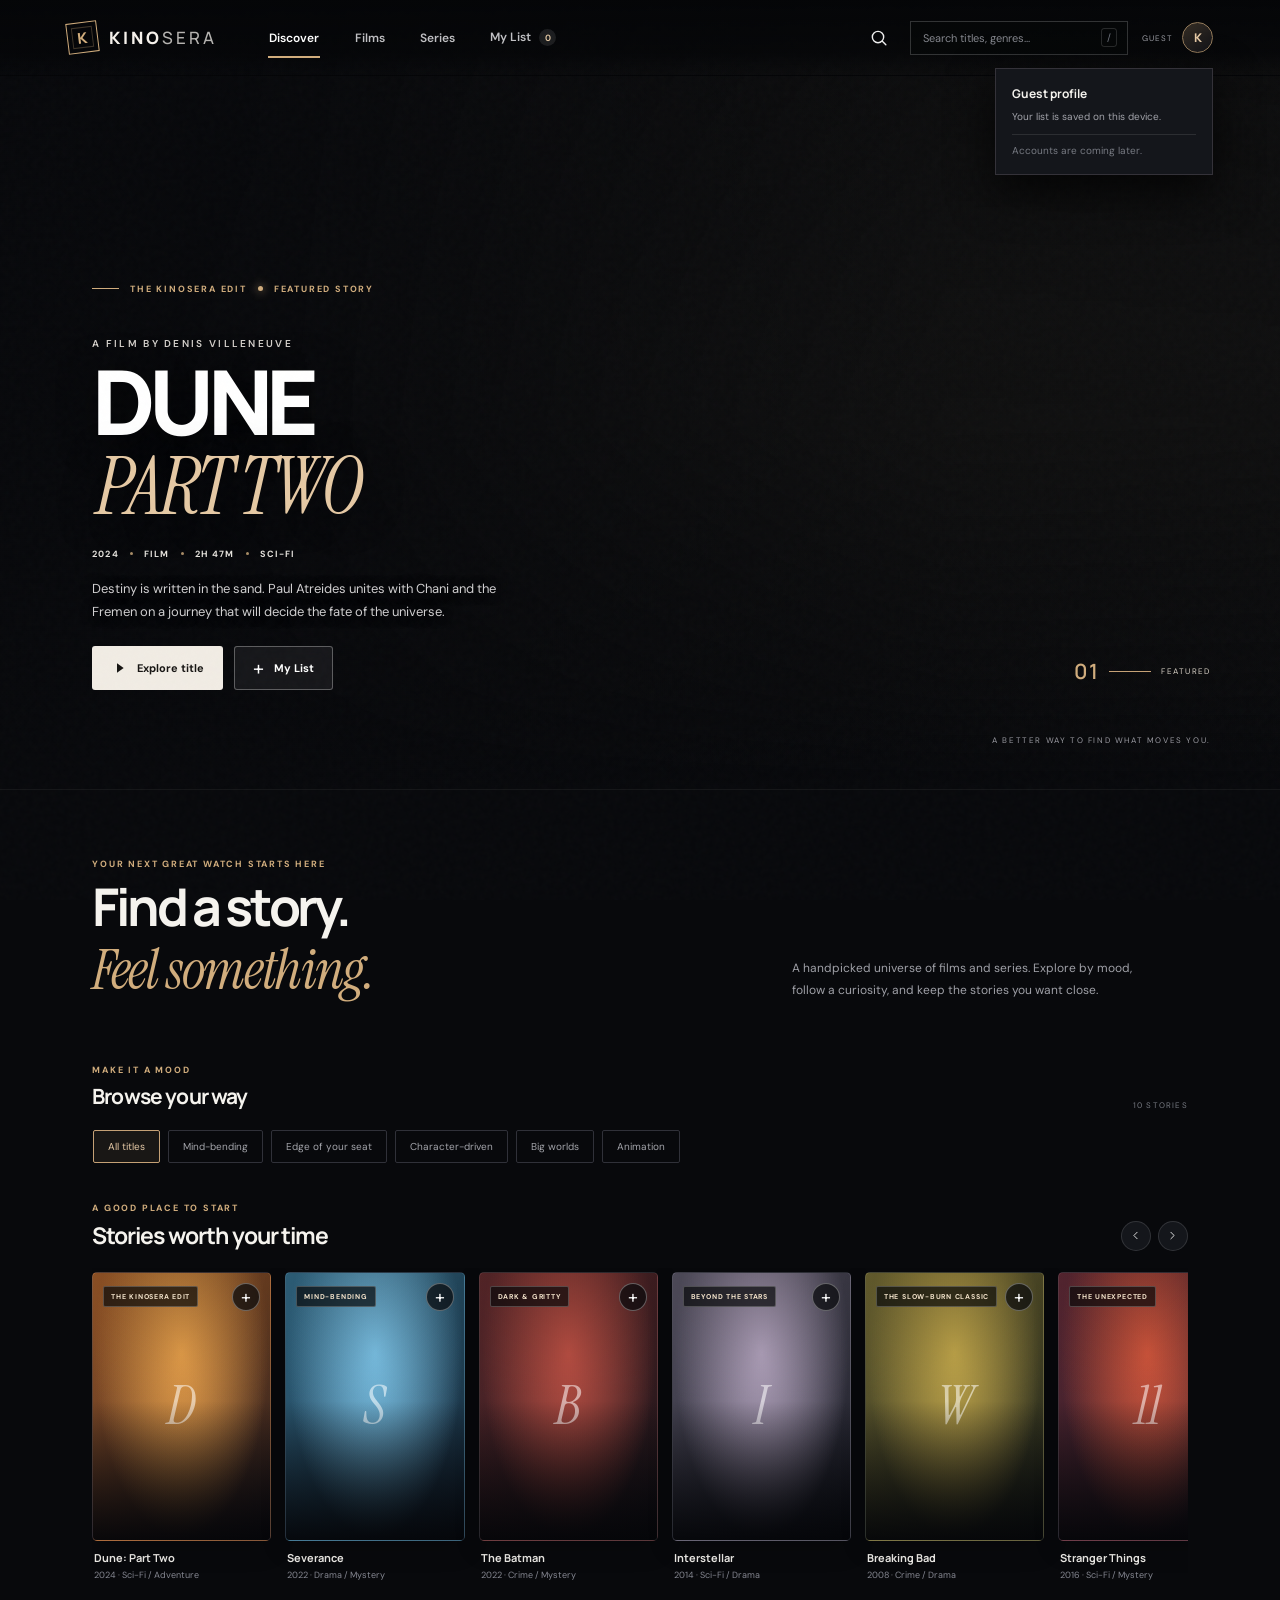
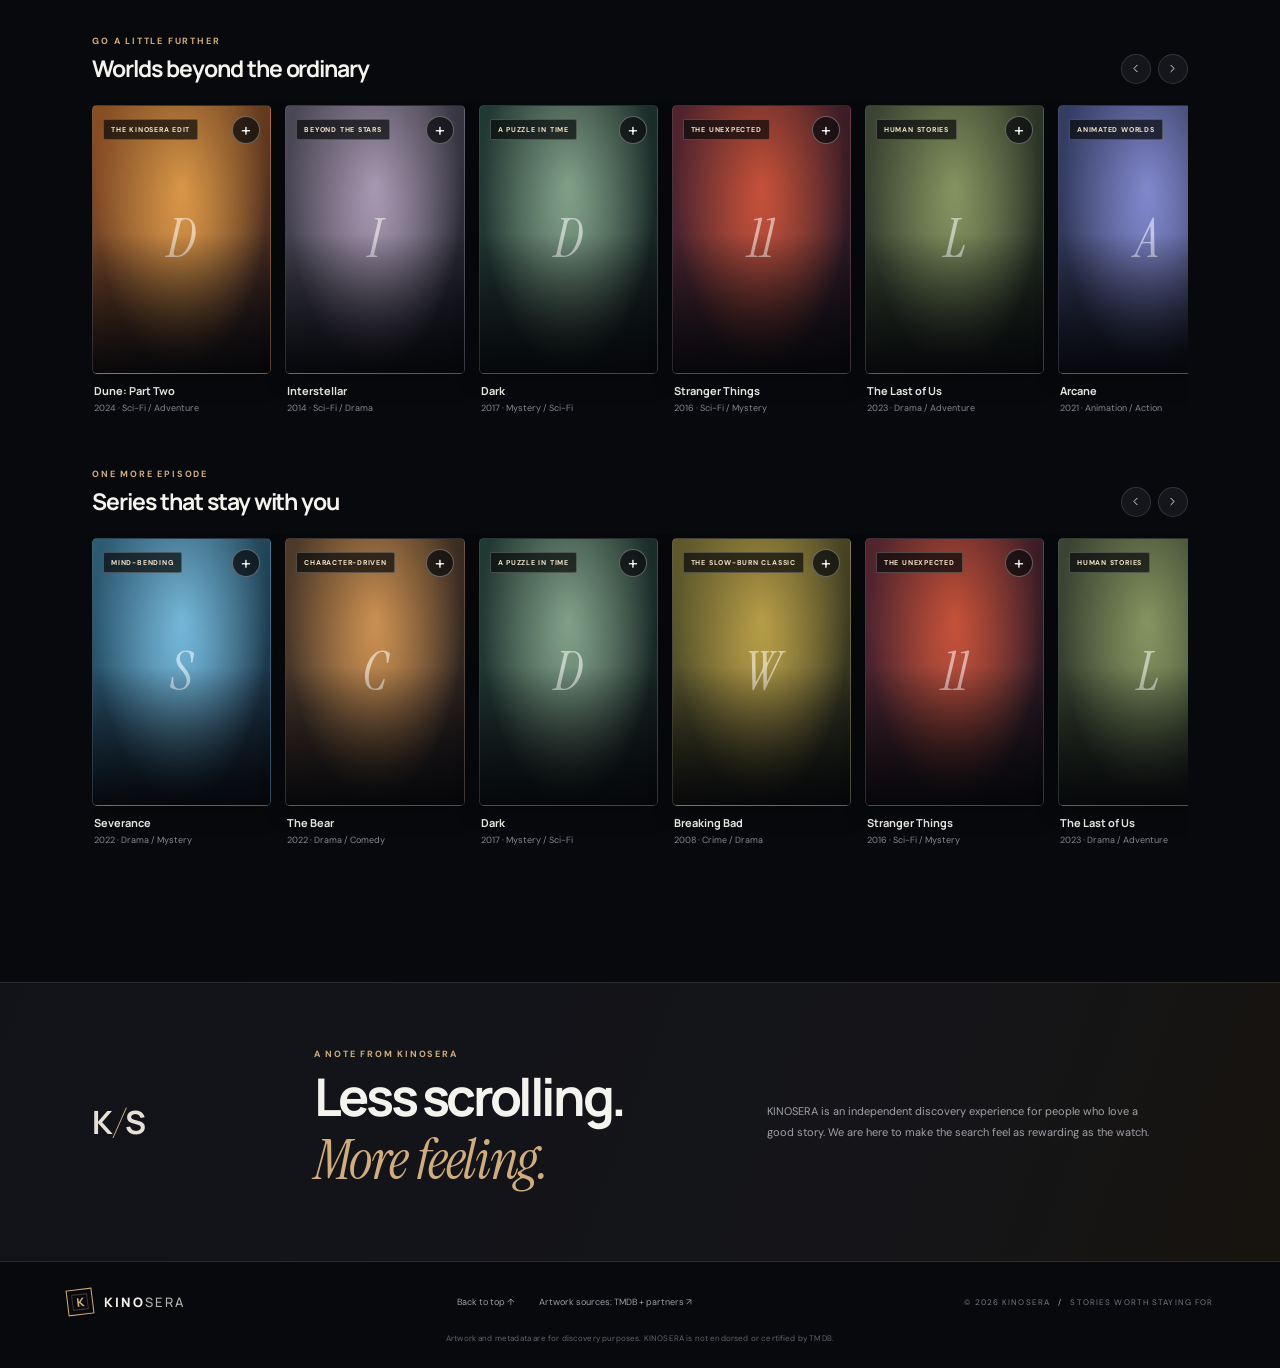
<file: index.html>
<!doctype html>
<html lang="en">
<head>
  <meta charset="UTF-8">
  <meta name="viewport" content="width=device-width, initial-scale=1">
  <meta name="theme-color" content="#08090c">
  <meta name="description" content="KINOSERA — a considered universe of films and series. Find the story you have been looking for.">
  <title>KINOSERA — Stories worth staying for</title>
  <link rel="preconnect" href="https://fonts.googleapis.com">
  <link rel="preconnect" href="https://fonts.gstatic.com" crossorigin>
  <link rel="preconnect" href="https://image.tmdb.org">
  <link href="https://fonts.googleapis.com/css2?family=DM+Sans:wght@400;500;600;700&family=Instrument+Serif:ital@0;1&family=Manrope:wght@400;500;600;700;800&display=swap" rel="stylesheet">
  <link rel="stylesheet" href="styles.css">
</head>
<body>
  <div class="site-noise" aria-hidden="true"></div>
  <header class="topbar" id="topbar">
    <a class="brand" href="#top" aria-label="KINOSERA home">
      <span class="brand-mark">K</span>
      <span class="brand-name">KINO<span>SERA</span></span>
    </a>

    <nav class="main-nav" aria-label="Main navigation">
      <button class="nav-link is-active" data-view="all">Discover</button>
      <button class="nav-link" data-view="film">Films</button>
      <button class="nav-link" data-view="series">Series</button>
      <button class="nav-link" data-view="list">My List <span class="list-count" id="listCount">0</span></button>
    </nav>

    <div class="top-actions">
      <button class="icon-button search-toggle" id="searchToggle" aria-label="Open search" aria-expanded="false">
        <svg viewBox="0 0 24 24" aria-hidden="true"><circle cx="10.8" cy="10.8" r="6.8"></circle><path d="m16 16 4.2 4.2"></path></svg>
      </button>
      <label class="search-field" id="searchField">
        <span class="sr-only">Search films and series</span>
        <input id="searchInput" type="search" placeholder="Search titles, genres..." autocomplete="off">
        <kbd>/</kbd>
      </label>
      <button class="profile-button" id="profileToggle" aria-expanded="false" aria-label="Guest profile">
        <span class="profile-label">GUEST</span><span class="profile-avatar">K</span>
      </button>
      <div class="profile-menu" id="profileMenu" hidden>
        <strong>Guest profile</strong>
        <span>Your list is saved on this device.</span>
        <span class="profile-menu-note">Accounts are coming later.</span>
      </div>
    </div>
  </header>

  <main id="top">
    <section class="hero" aria-labelledby="heroTitle">
      <div class="hero-backdrop" role="img" aria-label="Dune: Part Two cinematic desert backdrop"></div>
      <div class="hero-vignette"></div>
      <div class="hero-content">
        <div class="hero-overline"><span class="overline-rule"></span> THE KINOSERA EDIT <span class="overline-dot"></span> FEATURED STORY</div>
        <p class="hero-kicker">A FILM BY DENIS VILLENEUVE</p>
        <h1 id="heroTitle">DUNE <span>PART TWO</span></h1>
        <div class="hero-meta">
          <span>2024</span><i></i><span>FILM</span><i></i><span>2H 47M</span><i></i><span>SCI-FI</span>
        </div>
        <p class="hero-description">Destiny is written in the sand. Paul Atreides unites with Chani and the Fremen on a journey that will decide the fate of the universe.</p>
        <div class="hero-actions">
          <button class="button button-primary" id="heroDetails"><svg viewBox="0 0 24 24" aria-hidden="true"><path d="m9 5 10 7-10 7z"></path></svg> Explore title</button>
          <button class="button button-secondary" id="heroSave"><span class="button-plus">+</span><span id="heroSaveText">My List</span></button>
        </div>
      </div>
      <div class="hero-index"><span>01</span><span class="hero-index-line"></span><span>FEATURED</span></div>
      <div class="hero-bottom-note">A BETTER WAY TO FIND WHAT MOVES YOU.</div>
    </section>

    <div class="page-content">
      <section class="welcome-strip">
        <div>
          <p class="eyebrow">YOUR NEXT GREAT WATCH STARTS HERE</p>
          <h2>Find a story.<br><em>Feel something.</em></h2>
        </div>
        <p class="welcome-copy">A handpicked universe of films and series. Explore by mood, follow a curiosity, and keep the stories you want close.</p>
      </section>

      <section class="discovery-tools" aria-label="Browse catalogue">
        <div class="browse-heading">
          <div><p class="eyebrow">MAKE IT A MOOD</p><h2>Browse your way</h2></div>
          <span id="catalogueCount">10 STORIES</span>
        </div>
        <div class="genre-chips" id="genreChips">
          <button class="genre-chip is-active" data-genre="All">All titles</button>
          <button class="genre-chip" data-genre="Sci-Fi">Mind-bending</button>
          <button class="genre-chip" data-genre="Thriller">Edge of your seat</button>
          <button class="genre-chip" data-genre="Drama">Character-driven</button>
          <button class="genre-chip" data-genre="Adventure">Big worlds</button>
          <button class="genre-chip" data-genre="Animation">Animation</button>
        </div>
      </section>

      <section class="search-view" id="searchView" hidden>
        <div class="section-heading"><div><p class="eyebrow">THE KINOSERA INDEX</p><h2 id="searchHeading">Search results</h2></div><span id="searchCount"></span></div>
        <div class="poster-grid" id="searchGrid"></div>
        <div class="empty-state" id="searchEmpty" hidden><span class="empty-mark">K</span><h3>No stories found.</h3><p>Try another title, genre, or a shorter search.</p></div>
      </section>

      <section class="catalogue" id="catalogue">
        <div id="railsRoot"></div>
        <div class="empty-state list-empty" id="listEmpty" hidden>
          <span class="empty-mark">K</span><h3>Your list is still a blank page.</h3>
          <p>Save the films and series you want to come back to. They will be waiting here.</p>
          <button class="button button-primary" id="backToDiscover">Explore the catalogue</button>
        </div>
      </section>

      <section class="about-band">
        <div class="about-monogram">K<span>/</span>S</div>
        <div><p class="eyebrow">A NOTE FROM KINOSERA</p><h2>Less scrolling.<br><em>More feeling.</em></h2></div>
        <p>KINOSERA is an independent discovery experience for people who love a good story. We are here to make the search feel as rewarding as the watch.</p>
      </section>
    </div>
  </main>

  <footer class="footer">
    <a class="brand footer-brand" href="#top"><span class="brand-mark">K</span><span class="brand-name">KINO<span>SERA</span></span></a>
    <div class="footer-links"><a href="#top">Back to top ↑</a><a href="https://www.themoviedb.org/" target="_blank" rel="noopener noreferrer">Artwork sources: TMDB + partners ↗</a></div>
    <p>© <span id="year"></span> KINOSERA <span class="footer-divider">/</span> STORIES WORTH STAYING FOR</p>
    <small>Artwork and metadata are for discovery purposes. KINOSERA is not endorsed or certified by TMDB.</small>
  </footer>

  <dialog class="detail-dialog" id="detailDialog" aria-labelledby="detailTitle">
    <button class="dialog-close" id="dialogClose" aria-label="Close details">×</button>
    <div id="dialogContent"></div>
  </dialog>
  <div class="toast" id="toast" role="status" aria-live="polite"></div>
  <script src="app.js"></script>
</body>
</html>
</file>
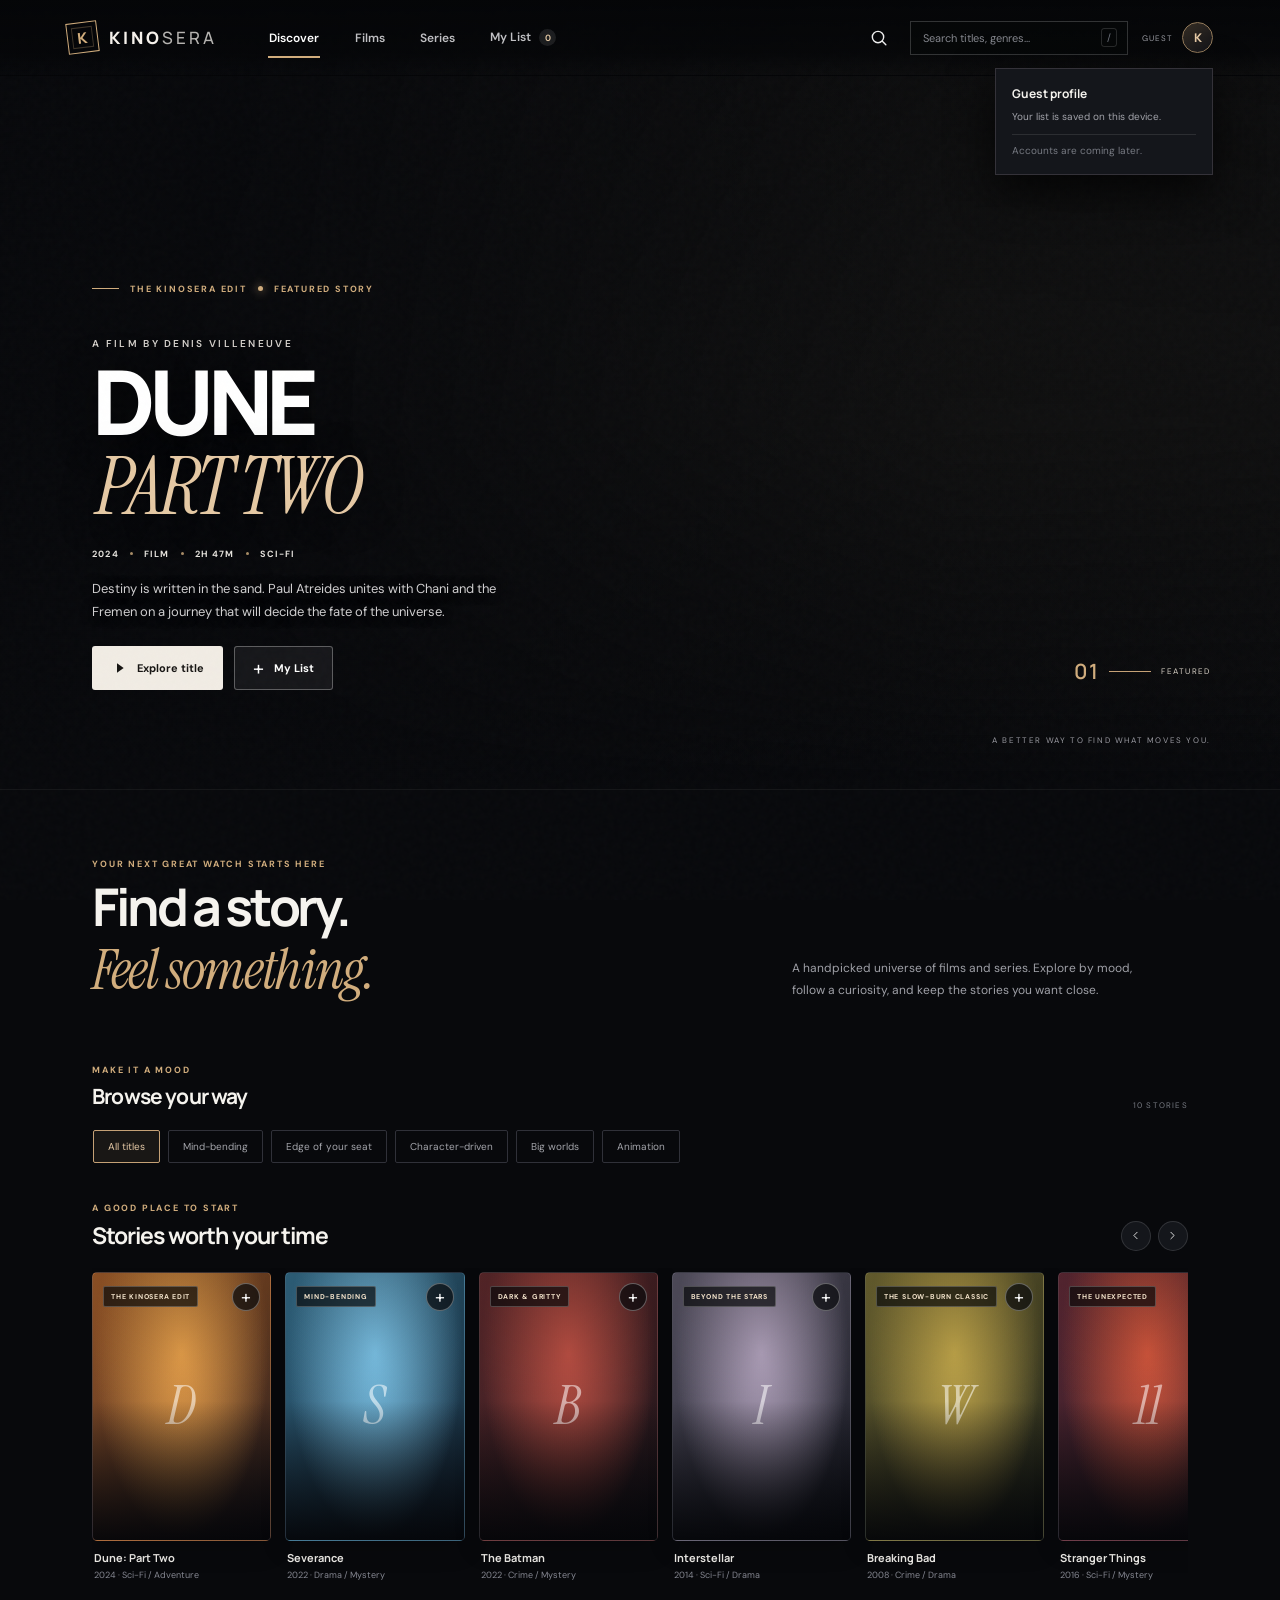
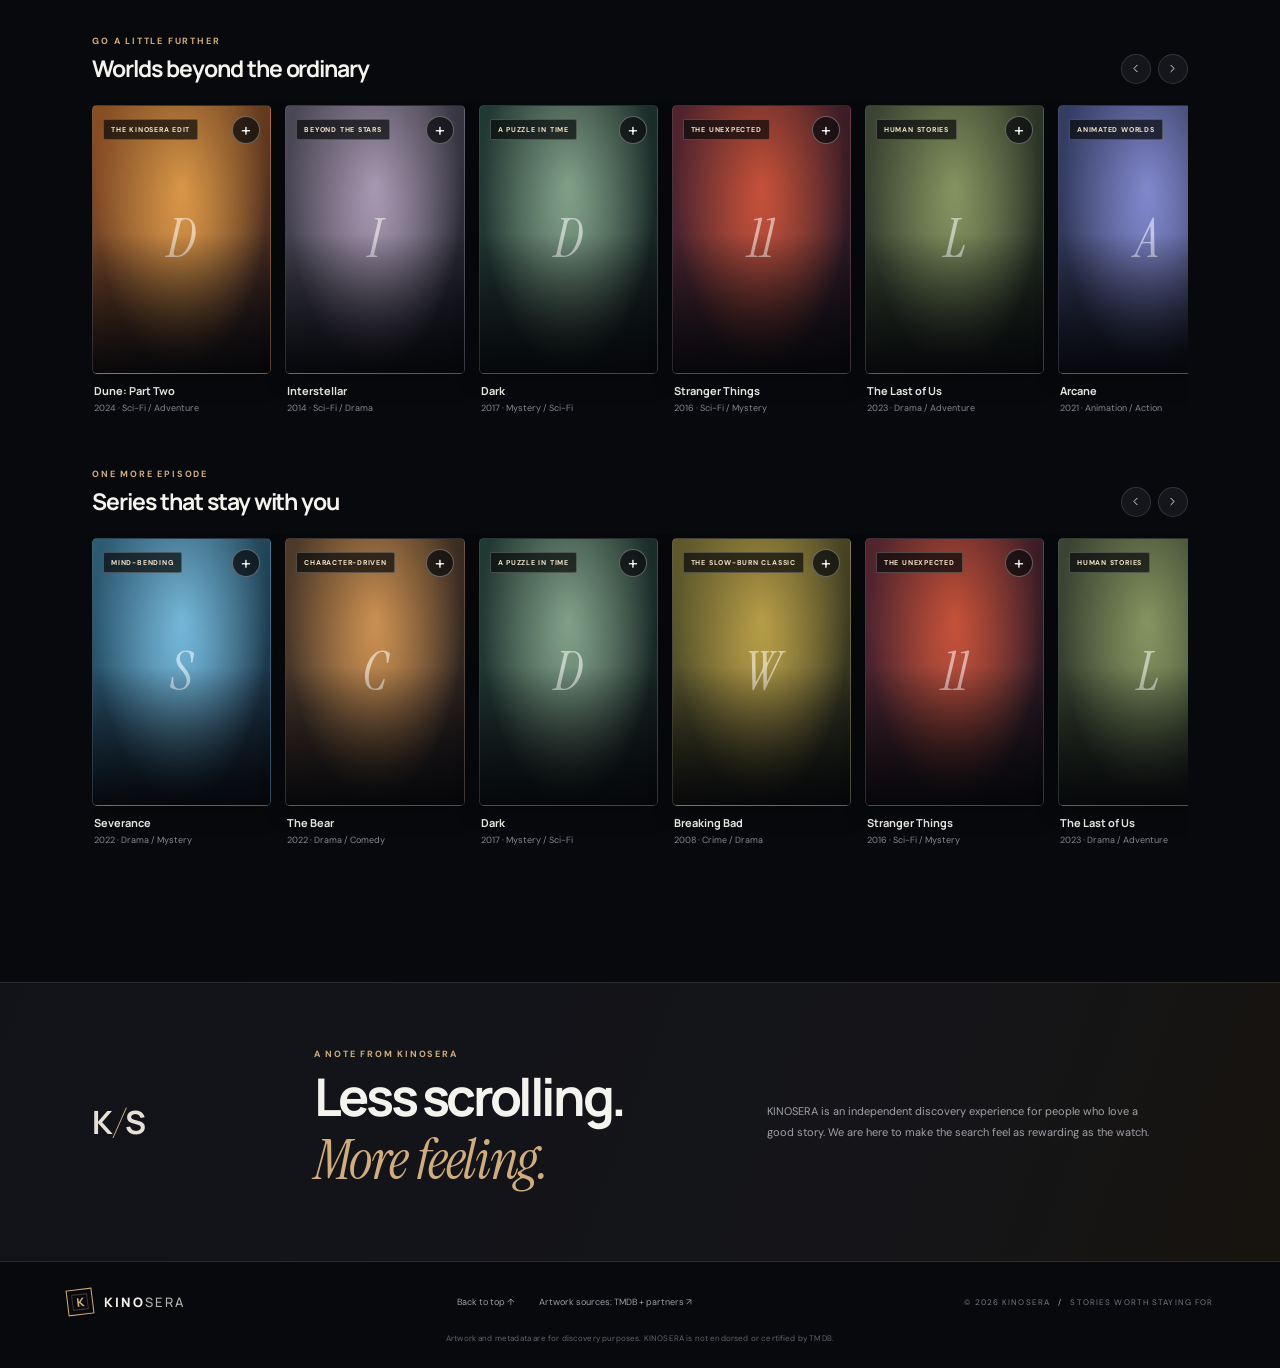
<file: public/index.html>
<!doctype html>
<html lang="en">
<head>
  <meta charset="UTF-8">
  <meta name="viewport" content="width=device-width, initial-scale=1">
  <meta name="theme-color" content="#08090c">
  <meta name="application-name" content="KINOSERA">
  <meta name="description" content="KINOSERA — a considered universe of films and series. Find the story you have been looking for.">
  <title>KINOSERA — Stories worth staying for</title>
  <link rel="preconnect" href="https://fonts.googleapis.com">
  <link rel="preconnect" href="https://fonts.gstatic.com" crossorigin>
  <link rel="preconnect" href="https://image.tmdb.org">
  <link href="https://fonts.googleapis.com/css2?family=DM+Sans:wght@400;500;600;700&family=Instrument+Serif:ital@0;1&family=Manrope:wght@400;500;600;700;800&display=swap" rel="stylesheet">
  <link rel="stylesheet" href="styles.css">
</head>
<body>
  <div class="site-noise" aria-hidden="true"></div>
  <header class="topbar" id="topbar">
    <a class="brand" href="#top" aria-label="KINOSERA home">
      <span class="brand-mark">K</span>
      <span class="brand-name">KINO<span>SERA</span></span>
    </a>

    <nav class="main-nav" aria-label="Main navigation">
      <button class="nav-link is-active" data-view="all">Discover</button>
      <button class="nav-link" data-view="film">Films</button>
      <button class="nav-link" data-view="series">Series</button>
      <button class="nav-link" data-view="list">My List <span class="list-count" id="listCount">0</span></button>
    </nav>

    <div class="top-actions">
      <button class="icon-button search-toggle" id="searchToggle" aria-label="Open search" aria-expanded="false">
        <svg viewBox="0 0 24 24" aria-hidden="true"><circle cx="10.8" cy="10.8" r="6.8"></circle><path d="m16 16 4.2 4.2"></path></svg>
      </button>
      <label class="search-field" id="searchField">
        <span class="sr-only">Search films and series</span>
        <input id="searchInput" type="search" placeholder="Search titles, genres..." autocomplete="off">
        <kbd>/</kbd>
      </label>
      <button class="profile-button" id="profileToggle" aria-expanded="false" aria-label="Guest profile">
        <span class="profile-label">GUEST</span><span class="profile-avatar">K</span>
      </button>
      <div class="profile-menu" id="profileMenu" hidden>
        <strong>Guest profile</strong>
        <span>Your list is saved on this device.</span>
        <span class="profile-menu-note">Accounts are coming later.</span>
      </div>
    </div>
  </header>

  <main id="top">
    <section class="hero" aria-labelledby="heroTitle">
      <div class="hero-backdrop" role="img" aria-label="Dune: Part Two cinematic desert backdrop"></div>
      <div class="hero-vignette"></div>
      <div class="hero-content">
        <div class="hero-overline"><span class="overline-rule"></span> THE KINOSERA EDIT <span class="overline-dot"></span> FEATURED STORY</div>
        <p class="hero-kicker">A FILM BY DENIS VILLENEUVE</p>
        <h1 id="heroTitle">DUNE <span>PART TWO</span></h1>
        <div class="hero-meta">
          <span>2024</span><i></i><span>FILM</span><i></i><span>2H 47M</span><i></i><span>SCI-FI</span>
        </div>
        <p class="hero-description">Destiny is written in the sand. Paul Atreides unites with Chani and the Fremen on a journey that will decide the fate of the universe.</p>
        <div class="hero-actions">
          <button class="button button-primary" id="heroDetails"><svg viewBox="0 0 24 24" aria-hidden="true"><path d="m9 5 10 7-10 7z"></path></svg> Explore title</button>
          <button class="button button-secondary" id="heroSave"><span class="button-plus">+</span><span id="heroSaveText">My List</span></button>
        </div>
      </div>
      <div class="hero-index"><span>01</span><span class="hero-index-line"></span><span>FEATURED</span></div>
      <div class="hero-bottom-note">A BETTER WAY TO FIND WHAT MOVES YOU.</div>
    </section>

    <div class="page-content">
      <section class="welcome-strip">
        <div>
          <p class="eyebrow">YOUR NEXT GREAT WATCH STARTS HERE</p>
          <h2>Find a story.<br><em>Feel something.</em></h2>
        </div>
        <p class="welcome-copy">A handpicked universe of films and series. Explore by mood, follow a curiosity, and keep the stories you want close.</p>
      </section>

      <section class="discovery-tools" aria-label="Browse catalogue">
        <div class="browse-heading">
          <div><p class="eyebrow">MAKE IT A MOOD</p><h2>Browse your way</h2></div>
          <span id="catalogueCount">10 STORIES</span>
        </div>
        <div class="genre-chips" id="genreChips">
          <button class="genre-chip is-active" data-genre="All">All titles</button>
          <button class="genre-chip" data-genre="Sci-Fi">Mind-bending</button>
          <button class="genre-chip" data-genre="Thriller">Edge of your seat</button>
          <button class="genre-chip" data-genre="Drama">Character-driven</button>
          <button class="genre-chip" data-genre="Adventure">Big worlds</button>
          <button class="genre-chip" data-genre="Animation">Animation</button>
        </div>
      </section>

      <section class="search-view" id="searchView" hidden>
        <div class="section-heading"><div><p class="eyebrow">THE KINOSERA INDEX</p><h2 id="searchHeading">Search results</h2></div><span id="searchCount"></span></div>
        <div class="poster-grid" id="searchGrid"></div>
        <div class="empty-state" id="searchEmpty" hidden><span class="empty-mark">K</span><h3>No stories found.</h3><p>Try another title, genre, or a shorter search.</p></div>
      </section>

      <section class="catalogue" id="catalogue">
        <div id="railsRoot"></div>
        <div class="empty-state list-empty" id="listEmpty" hidden>
          <span class="empty-mark">K</span><h3>Your list is still a blank page.</h3>
          <p>Save the films and series you want to come back to. They will be waiting here.</p>
          <button class="button button-primary" id="backToDiscover">Explore the catalogue</button>
        </div>
      </section>

      <section class="about-band">
        <div class="about-monogram">K<span>/</span>S</div>
        <div><p class="eyebrow">A NOTE FROM KINOSERA</p><h2>Less scrolling.<br><em>More feeling.</em></h2></div>
        <p>KINOSERA is an independent discovery experience for people who love a good story. We are here to make the search feel as rewarding as the watch.</p>
      </section>
    </div>
  </main>

  <footer class="footer">
    <a class="brand footer-brand" href="#top"><span class="brand-mark">K</span><span class="brand-name">KINO<span>SERA</span></span></a>
    <div class="footer-links"><a href="#top">Back to top ↑</a><a href="https://www.themoviedb.org/" target="_blank" rel="noopener noreferrer">Artwork sources: TMDB + partners ↗</a></div>
    <p>© <span id="year"></span> KINOSERA <span class="footer-divider">/</span> STORIES WORTH STAYING FOR</p>
    <small>Artwork and metadata are for discovery purposes. KINOSERA is not endorsed or certified by TMDB.</small>
  </footer>

  <dialog class="detail-dialog" id="detailDialog" aria-labelledby="detailTitle">
    <button class="dialog-close" id="dialogClose" aria-label="Close details">×</button>
    <div id="dialogContent"></div>
  </dialog>
  <div class="toast" id="toast" role="status" aria-live="polite"></div>
  <script src="app.js"></script>
</body>
</html>
</file>
<file: styles.css>
:root{
  color-scheme:dark;
  --bg:#08090c;
  --surface:#111318;
  --surface-2:#171920;
  --text:#f5f3ee;
  --muted:#a2a3aa;
  --subtle:#777a83;
  --line:rgba(255,255,255,.1);
  --gold:#d1ad7d;
  --gold-soft:#e7cba7;
  --red:#a64037;
  --font-display:"Manrope",sans-serif;
  --font-body:"DM Sans",sans-serif;
  --font-editorial:"Instrument Serif",Georgia,serif;
}
*{box-sizing:border-box}
html{scroll-behavior:smooth;scroll-padding-top:86px}
body{margin:0;min-width:320px;background:var(--bg);color:var(--text);font-family:var(--font-body);overflow-x:hidden}
body,button,input{font-family:var(--font-body)}
button,a{-webkit-tap-highlight-color:transparent}
button{color:inherit}
a{color:inherit;text-decoration:none}
button:focus-visible,a:focus-visible,input:focus-visible{outline:2px solid var(--gold);outline-offset:4px}
::selection{background:var(--gold);color:#15120d}
.sr-only{position:absolute;width:1px;height:1px;padding:0;margin:-1px;overflow:hidden;clip:rect(0,0,0,0);white-space:nowrap;border:0}
.site-noise{position:fixed;inset:0;z-index:10;pointer-events:none;opacity:.035;background-image:url("data:image/svg+xml,%3Csvg viewBox='0 0 180 180' xmlns='http://www.w3.org/2000/svg'%3E%3Cfilter id='n'%3E%3CfeTurbulence type='fractalNoise' baseFrequency='.85' numOctaves='3' stitchTiles='stitch'/%3E%3C/filter%3E%3Crect width='100%25' height='100%25' filter='url(%23n)' opacity='.6'/%3E%3C/svg%3E")}
.topbar{height:76px;position:fixed;inset:0 0 auto;z-index:30;display:flex;align-items:center;gap:clamp(22px,4vw,62px);padding:0 clamp(22px,5.2vw,82px);background:linear-gradient(180deg,rgba(5,6,8,.96),rgba(5,6,8,.72) 70%,transparent);transition:background .25s,border-color .25s;border-bottom:1px solid transparent}
.topbar.scrolled{background:rgba(8,9,12,.94);border-color:var(--line);backdrop-filter:blur(18px)}
.brand{display:inline-flex;align-items:center;gap:11px;flex:0 0 auto}
.brand-mark{display:grid;place-items:center;width:31px;height:31px;border:1px solid var(--gold);color:var(--gold);font:800 15px var(--font-display);transform:rotate(-7deg);position:relative}
.brand-mark:after{content:"";position:absolute;inset:4px;border:1px solid rgba(209,173,125,.28)}
.brand-name{font:800 17px var(--font-display);letter-spacing:.18em;color:#f5f1eb}
.brand-name span{font-weight:500;color:#b6b4b1}
.main-nav{display:flex;align-items:center;gap:clamp(18px,2.6vw,38px);height:100%}
.nav-link{height:100%;position:relative;border:0;background:transparent;padding:0 1px;color:#c0c0c3;font-size:12px;font-weight:600;cursor:pointer;transition:color .2s}
.nav-link:hover,.nav-link.is-active{color:#fff}
.nav-link.is-active:after{content:"";position:absolute;bottom:17px;left:0;right:0;height:2px;background:var(--gold)}
.list-count{display:inline-grid;place-items:center;min-width:17px;height:17px;padding:0 4px;margin-left:5px;border-radius:20px;background:#ffffff18;color:var(--gold-soft);font-size:9px}
.top-actions{margin-left:auto;display:flex;align-items:center;gap:14px;position:relative}
.icon-button{width:34px;height:34px;display:grid;place-items:center;border:0;background:transparent;color:#eee;cursor:pointer}
.icon-button svg{width:20px;fill:none;stroke:currentColor;stroke-width:1.7;stroke-linecap:round}
.search-field{width:clamp(150px,17vw,235px);height:34px;display:flex;align-items:center;gap:8px;padding:0 10px;border:1px solid rgba(255,255,255,.18);background:rgba(7,8,10,.28);transition:border-color .2s,background .2s}
.search-field:focus-within{border-color:var(--gold);background:#090a0d}
.search-field input{width:100%;min-width:0;border:0;outline:0;background:transparent;color:#fff;font-size:11px}
.search-field input::placeholder{color:#85878e}
.search-field kbd{color:#737781;font:10px var(--font-body);border:1px solid #ffffff24;padding:2px 5px;border-radius:3px}
.profile-button{display:flex;align-items:center;gap:9px;border:0;background:transparent;cursor:pointer;padding:2px 0}
.profile-label{font-size:8px;letter-spacing:.14em;color:#9a9ba2}
.profile-avatar{display:grid;place-items:center;width:31px;height:31px;border-radius:50%;border:1px solid #947b5b;background:linear-gradient(145deg,#352d24,#121318);color:var(--gold-soft);font:800 12px var(--font-display)}
.profile-menu{position:absolute;top:48px;right:0;width:218px;padding:16px;background:#14161b;border:1px solid #343239;box-shadow:0 16px 45px #000b;display:grid;gap:7px}
.profile-menu strong{font:700 12px var(--font-display)}
.profile-menu span{font-size:10px;color:var(--muted);line-height:1.5}
.profile-menu .profile-menu-note{color:#777a82;border-top:1px solid var(--line);padding-top:8px;margin-top:3px}
.hero{height:min(790px,100svh);min-height:650px;position:relative;display:flex;align-items:flex-end;overflow:hidden;background:#111;isolation:isolate;padding:0 clamp(24px,7.2vw,112px) 100px}
.hero-backdrop{position:absolute;z-index:-3;inset:0;background-image:url("https://image.tmdb.org/t/p/w1280/o869RihWTdTyBcEZBjz0izvEsVf.jpg");background-size:cover;background-position:center 43%;transform:scale(1.025);animation:hero-settle 1.4s ease-out both}
@keyframes hero-settle{from{transform:scale(1.09);filter:brightness(.7)}to{transform:scale(1.025);filter:brightness(1)}}
.hero-vignette{position:absolute;z-index:-2;inset:0;background:linear-gradient(90deg,#08090cf7 0%,rgba(8,9,12,.92) 20%,rgba(8,9,12,.58) 42%,rgba(8,9,12,.1) 74%,rgba(8,9,12,.12) 100%),linear-gradient(0deg,#08090c 0%,rgba(8,9,12,.58) 13%,transparent 46%,rgba(8,9,12,.26) 100%),radial-gradient(ellipse at 77% 45%,transparent 20%,rgba(0,0,0,.24) 90%)}
.hero-content{position:relative;z-index:2;width:min(640px,62vw);padding-top:100px}
.hero-overline,.eyebrow{font-size:9px;font-weight:700;letter-spacing:.2em;color:var(--gold);text-transform:uppercase}
.hero-overline{display:flex;align-items:center;gap:11px}
.overline-rule{width:27px;height:1px;background:var(--gold)}
.overline-dot{width:5px;height:5px;border-radius:50%;background:var(--gold);box-shadow:0 0 10px #d1ad7d}
.hero-kicker{margin:42px 0 10px;color:#d7d3ce;font-size:10px;letter-spacing:.23em;font-weight:600}
.hero h1{margin:0;color:#fff;font:800 clamp(54px,7vw,96px)/.91 var(--font-display);letter-spacing:-.075em;text-shadow:0 4px 36px #0008}
.hero h1 span{display:block;font:italic 400 .88em/.98 var(--font-editorial);letter-spacing:-.035em;color:#e5c9a4;margin:7px 0 0 4px}
.hero-meta{display:flex;align-items:center;gap:11px;margin-top:22px;color:#e5e2dc;font-size:9px;font-weight:700;letter-spacing:.13em}
.hero-meta i{width:3px;height:3px;border-radius:50%;background:var(--gold);opacity:.8}
.hero-description{max-width:445px;margin:17px 0 23px;color:#d0cfd0;font-size:13px;line-height:1.78;text-shadow:0 1px 12px #0008}
.hero-actions{display:flex;align-items:center;gap:11px}
.button{min-height:44px;display:inline-flex;align-items:center;justify-content:center;gap:10px;padding:0 18px;border:1px solid transparent;border-radius:3px;font-size:11px;font-weight:700;cursor:pointer;transition:transform .2s,background .2s,border-color .2s,color .2s}
.button:hover{transform:translateY(-2px)}
.button svg{width:16px;height:16px;fill:currentColor}
.button-primary{background:#f1ece4;color:#171513}
.button-primary:hover{background:#fff}
.button-secondary{background:rgba(35,35,38,.58);border-color:rgba(255,255,255,.3);color:#fff;backdrop-filter:blur(8px)}
.button-secondary:hover{border-color:var(--gold);background:#161619}
.button-plus{font-size:20px;font-weight:400;line-height:1}
.hero-index{position:absolute;right:clamp(24px,5.4vw,82px);bottom:105px;display:flex;align-items:center;gap:10px;color:#d8d1c7;font-size:8px;letter-spacing:.18em}
.hero-index span:first-child{font:600 21px var(--font-display);color:var(--gold)}
.hero-index-line{width:42px;height:1px;background:#c6a276}
.hero-bottom-note{position:absolute;right:clamp(24px,5.4vw,82px);bottom:45px;color:#9a9aa1;font-size:8px;letter-spacing:.2em}
.page-content{position:relative;z-index:1;margin-top:-1px}
.welcome-strip{display:flex;justify-content:space-between;align-items:flex-end;gap:30px;padding:68px clamp(24px,7.2vw,112px) 58px;border-top:1px solid #ffffff0d}
.eyebrow{margin:0 0 12px}
.welcome-strip h2,.about-band h2{margin:0;font:700 clamp(32px,4.2vw,52px)/.98 var(--font-display);letter-spacing:-.065em}
.welcome-strip h2 em,.about-band h2 em{font:italic 400 1.08em var(--font-editorial);letter-spacing:-.025em;color:var(--gold)}
.welcome-copy{max-width:370px;margin:0 2vw 5px 0;color:#9fa0a7;font-size:12px;line-height:1.85}
.discovery-tools{padding:0 clamp(24px,7.2vw,112px) 34px}
.browse-heading{display:flex;align-items:flex-end;justify-content:space-between;gap:20px}
.browse-heading h2{margin:0;font:700 21px var(--font-display);letter-spacing:-.04em}
.browse-heading .eyebrow{margin-bottom:6px}
.browse-heading>span,.section-count{font-size:8px;letter-spacing:.15em;color:#777a82}
.genre-chips{display:flex;gap:8px;overflow-x:auto;padding:20px 1px 5px;scrollbar-width:none}
.genre-chips::-webkit-scrollbar{display:none}
.genre-chip{flex:0 0 auto;padding:9px 14px;border:1px solid #303139;border-radius:2px;background:transparent;color:#a3a4aa;font-size:10px;cursor:pointer;transition:all .2s}
.genre-chip:hover,.genre-chip.is-active{border-color:#c5a176;color:#e7cba7;background:rgba(197,161,118,.09)}
.catalogue{padding:0 0 32px}
.media-section{margin:0 0 42px;padding:0 clamp(24px,7.2vw,112px)}
.section-heading{display:flex;align-items:flex-end;justify-content:space-between;gap:20px;margin-bottom:17px}
.section-heading h2{margin:0;font:700 clamp(18px,2vw,23px) var(--font-display);letter-spacing:-.045em}
.section-heading .eyebrow{margin-bottom:5px}
.rail-controls{display:flex;align-items:center;gap:7px}
.rail-control{width:30px;height:30px;display:grid;place-items:center;border:1px solid #ffffff21;border-radius:50%;background:#14161b;color:#ddd;cursor:pointer;transition:all .2s}
.rail-control:hover{border-color:var(--gold);color:var(--gold);background:#1b1a18}
.rail-control svg{width:13px;height:13px;fill:none;stroke:currentColor;stroke-width:1.8;stroke-linecap:round;stroke-linejoin:round}
.poster-rail{display:grid;grid-auto-flow:column;grid-auto-columns:clamp(142px,14vw,196px);gap:14px;overflow-x:auto;overscroll-behavior-inline:contain;scroll-snap-type:x mandatory;scrollbar-width:none;padding:4px 3px 12px}
.poster-rail::-webkit-scrollbar{display:none}
.poster-grid{display:grid;grid-template-columns:repeat(5,minmax(0,1fr));gap:24px 16px;padding:4px 0 28px}
.poster-card{min-width:0;position:relative;scroll-snap-align:start;cursor:pointer;transition:transform .28s ease}
.poster-card:hover{transform:translateY(-5px)}
.poster-frame{position:relative;aspect-ratio:2/3;overflow:hidden;border-radius:5px;background:linear-gradient(145deg,var(--poster-a,#3c3a3c),var(--poster-b,#13151a));border:1px solid rgba(255,255,255,.09);box-shadow:0 8px 24px #0003;isolation:isolate}
.poster-frame:before{content:"";position:absolute;inset:0;z-index:1;background:linear-gradient(0deg,rgba(4,5,8,.92),transparent 52%,rgba(0,0,0,.18));pointer-events:none}
.poster-frame:after{content:"";position:absolute;inset:0;z-index:0;background:radial-gradient(ellipse at 50% 35%,var(--poster-glow,#b88b5a),transparent 68%);opacity:.23}
.poster-art{position:absolute;inset:0;width:100%;height:100%;object-fit:cover;object-position:center;z-index:0;transition:transform .55s cubic-bezier(.2,.65,.25,1),filter .3s}
.poster-card:hover .poster-art{transform:scale(1.055);filter:saturate(1.08)}
.poster-card.no-art .poster-art{display:none}
.poster-fallback{position:absolute;inset:0;z-index:0;display:grid;place-items:center;color:#ffffffaa;font:italic 54px var(--font-editorial);background:radial-gradient(ellipse at 50% 30%,var(--poster-glow,#b88b5a),transparent 70%),linear-gradient(145deg,var(--poster-a,#3c3a3c),var(--poster-b,#13151a))}
.poster-topline{position:absolute;z-index:2;left:10px;right:10px;top:10px;display:flex;justify-content:space-between;align-items:center}
.poster-badge{padding:5px 7px;border:1px solid #ffffff38;background:#08090bb3;color:#f3e3cb;border-radius:2px;font-size:7px;letter-spacing:.11em;font-weight:700}
.poster-save{width:28px;height:28px;display:grid;place-items:center;border:1px solid #ffffff53;border-radius:50%;background:#090a0dba;color:#fff;font-size:18px;line-height:1;cursor:pointer;backdrop-filter:blur(8px);transition:all .2s}
.poster-save:hover,.poster-save.is-saved{border-color:var(--gold);color:var(--gold-soft);background:#17130f}
.poster-overlay{position:absolute;z-index:2;inset:auto 0 0;padding:14px 12px 12px;opacity:0;transform:translateY(7px);transition:opacity .25s,transform .25s}
.poster-card:hover .poster-overlay,.poster-card:focus-within .poster-overlay{opacity:1;transform:translateY(0)}
.poster-overlay strong{display:block;font:700 13px var(--font-display);line-height:1.25}
.poster-overlay span{display:block;margin-top:5px;color:#d0cdd0;font-size:8px;letter-spacing:.1em}
.poster-caption{padding:9px 2px 0}
.poster-caption strong{display:block;white-space:nowrap;overflow:hidden;text-overflow:ellipsis;font:700 11px var(--font-display);color:#eeece8}
.poster-caption span{display:block;margin-top:4px;color:#858791;font-size:9px}
.poster-card:hover .poster-caption strong{color:var(--gold-soft)}
.empty-state{min-height:250px;display:flex;flex-direction:column;align-items:center;justify-content:center;text-align:center;padding:28px 18px;color:#989aa2}
.empty-state[hidden]{display:none}
.empty-mark{width:42px;height:42px;display:grid;place-items:center;margin-bottom:12px;border:1px solid #9b805d;color:var(--gold);font:700 17px var(--font-display);transform:rotate(-7deg)}
.empty-state h3{margin:4px 0 7px;color:#f0ece6;font:700 19px var(--font-display)}
.empty-state p{max-width:340px;margin:0 0 18px;font-size:11px;line-height:1.7}
.about-band{display:grid;grid-template-columns:.45fr 1fr 1fr;gap:32px;align-items:center;margin-top:50px;padding:65px clamp(24px,7.2vw,112px);background:linear-gradient(110deg,#111319,#151519 70%,#17140f);border-top:1px solid var(--line);border-bottom:1px solid var(--line)}
.about-monogram{font:700 32px var(--font-display);letter-spacing:-.1em;color:#e7e0d6}
.about-monogram span{color:var(--gold);font:italic 400 32px var(--font-editorial);margin:0 5px}
.about-band>p:last-child{max-width:390px;margin:0;color:#a1a1a8;font-size:11px;line-height:1.9}
.footer{display:grid;grid-template-columns:auto 1fr auto;gap:18px;align-items:center;padding:27px clamp(24px,5.2vw,82px) 25px;color:#777981}
.footer-brand .brand-mark{width:26px;height:26px;font-size:12px}
.footer-brand .brand-name{font-size:13px}
.footer-links{display:flex;justify-content:center;gap:24px}
.footer-links a{font-size:9px;color:#9c9da4;transition:color .2s}
.footer-links a:hover{color:var(--gold-soft)}
.footer p{margin:0;text-align:right;font-size:8px;letter-spacing:.14em}
.footer-divider{color:var(--gold);padding:0 5px}
.footer small{grid-column:1/-1;text-align:center;color:#5f626b;font-size:8px;letter-spacing:.02em}
.search-view{padding:8px clamp(24px,7.2vw,112px) 30px}
.search-view[hidden]{display:none}
.search-view .section-heading{margin-bottom:24px}
.search-view .section-heading h2{font-size:28px}
.detail-dialog{width:min(790px,calc(100% - 28px));max-width:790px;max-height:min(88vh,760px);padding:0;border:1px solid #48423a;border-radius:7px;background:#111318;color:var(--text);box-shadow:0 30px 110px #000d;overflow:auto}
.detail-dialog::backdrop{background:rgba(2,3,5,.84);backdrop-filter:blur(8px)}
.dialog-close{position:absolute;z-index:5;top:13px;right:14px;width:34px;height:34px;display:grid;place-items:center;border:1px solid #ffffff35;border-radius:50%;background:#090a0dbb;color:#fff;font-size:24px;line-height:1;cursor:pointer}
.detail-layout{display:grid;grid-template-columns:minmax(220px,.78fr) 1.22fr;min-height:440px}
.detail-art-wrap{position:relative;min-height:400px;background:#191b21}
.detail-art{position:absolute;inset:0;width:100%;height:100%;object-fit:cover}
.detail-art-wrap:after{content:"";position:absolute;inset:0;background:linear-gradient(0deg,#11131866,transparent 65%)}
.detail-info{align-self:center;padding:54px 42px 42px}
.detail-label{display:flex;align-items:center;gap:8px;color:var(--gold);font-size:8px;font-weight:700;letter-spacing:.19em;text-transform:uppercase}
.detail-info h2{margin:13px 0 12px;font:800 clamp(27px,4vw,38px)/1.02 var(--font-display);letter-spacing:-.06em}
.detail-meta{display:flex;flex-wrap:wrap;gap:8px;align-items:center;color:#c0c0c4;font-size:9px;letter-spacing:.1em}
.detail-meta span+span:before{content:"·";margin-right:8px;color:var(--gold)}
.detail-info p{margin:22px 0;color:#b9bac0;font-size:12px;line-height:1.9}
.detail-tags{display:flex;flex-wrap:wrap;gap:7px;margin:18px 0}
.detail-tags span{padding:6px 9px;border:1px solid #343740;border-radius:2px;color:#b8b9bf;font-size:8px}
.detail-actions{display:flex;gap:9px;flex-wrap:wrap;margin-top:23px}
.detail-source{display:inline-flex;align-items:center;gap:7px;min-height:42px;padding:0 13px;border:1px solid #3d3f47;border-radius:3px;color:#c4c4c8;font-size:10px}
.toast{position:fixed;z-index:60;left:50%;bottom:24px;transform:translate(-50%,16px);padding:11px 16px;border:1px solid #5a4d3b;border-radius:3px;background:#171611;color:#f0dfc7;font-size:10px;box-shadow:0 12px 35px #0008;opacity:0;pointer-events:none;transition:opacity .22s,transform .22s}
.toast.is-visible{opacity:1;transform:translate(-50%,0)}
@media(min-width:1500px){
  .hero{height:min(850px,90vh)}
  .poster-rail{grid-auto-columns:205px}
}
@media(max-width:1000px){
  .topbar{gap:24px;padding-inline:28px}
  .main-nav{gap:19px}
  .hero{padding-left:6%;padding-bottom:90px}
  .hero-content{width:min(600px,72vw)}
  .hero-vignette{background:linear-gradient(90deg,#08090cf5 0%,rgba(8,9,12,.82) 36%,rgba(8,9,12,.28) 80%),linear-gradient(0deg,#08090c 0%,transparent 62%)}
  .media-section{padding-inline:6%}
  .discovery-tools,.welcome-strip,.about-band{padding-left:6%;padding-right:6%}
  .search-view{padding-inline:6%}
  .poster-grid{grid-template-columns:repeat(4,minmax(0,1fr))}
}
@media(max-width:700px){
  html{scroll-padding-top:70px}
  .topbar{height:65px;padding:0 17px;gap:13px}
  .brand{gap:8px}
  .brand-mark{width:27px;height:27px;font-size:13px}
  .brand-name{font-size:14px;letter-spacing:.14em}
  .main-nav{gap:13px;margin-left:auto}
  .nav-link{font-size:10px}
  .nav-link:nth-child(2),.nav-link:nth-child(3){display:none}
  .nav-link.is-active:after{bottom:12px}
  .list-count{min-width:15px;height:15px;font-size:8px;margin-left:2px}
  .top-actions{gap:6px;margin-left:3px}
  .search-field{display:none;position:absolute;top:45px;right:43px;width:min(260px,calc(100vw - 95px));background:#101116;border-color:#5b4c39;box-shadow:0 8px 24px #0008}
  .search-field.is-open{display:flex}
  .search-field kbd{display:none}
  .icon-button{width:30px;height:30px}
  .icon-button svg{width:18px}
  .profile-label{display:none}
  .profile-avatar{width:27px;height:27px;font-size:11px}
  .profile-menu{top:43px;right:0}
  .hero{height:690px;min-height:650px;max-height:820px;padding:0 22px 72px;align-items:flex-end}
  .hero-backdrop{background-position:58% center;transform:scale(1.02)}
  .hero-vignette{background:linear-gradient(0deg,#08090c 0%,rgba(8,9,12,.93) 16%,rgba(8,9,12,.55) 52%,rgba(8,9,12,.25) 100%),linear-gradient(90deg,rgba(8,9,12,.7),transparent 100%)}
  .hero-content{width:100%;padding-top:110px}
  .hero-overline{font-size:7px;letter-spacing:.17em;gap:8px}
  .overline-rule{width:19px}
  .hero-kicker{margin-top:25px;font-size:8px}
  .hero h1{font-size:clamp(48px,15vw,70px)}
  .hero h1 span{font-size:.84em}
  .hero-meta{margin-top:16px;gap:8px;font-size:8px}
  .hero-description{max-width:390px;font-size:11px;line-height:1.7;margin:13px 0 17px}
  .button{min-height:42px;padding:0 13px;font-size:10px}
  .hero-index{display:none}
  .hero-bottom-note{right:22px;bottom:26px;font-size:7px}
  .welcome-strip{display:block;padding:43px 22px 35px}
  .welcome-strip h2{font-size:38px}
  .welcome-copy{max-width:420px;margin:18px 0 0;font-size:11px}
  .discovery-tools{padding:5px 22px 26px}
  .browse-heading h2{font-size:18px}
  .browse-heading>span{font-size:7px}
  .genre-chips{padding-top:15px;gap:6px}
  .genre-chip{font-size:9px;padding:8px 11px}
  .media-section{padding-inline:22px;margin-bottom:30px}
  .section-heading{margin-bottom:12px}
  .section-heading h2{font-size:17px}
  .section-heading .eyebrow{font-size:7px}
  .rail-controls{display:none}
  .poster-rail{grid-auto-columns:clamp(126px,37vw,164px);gap:10px;padding-bottom:8px}
  .poster-caption{padding-top:8px}
  .poster-caption strong{font-size:10px}
  .poster-caption span{font-size:8px}
  .poster-overlay{display:none}
  .poster-grid{grid-template-columns:repeat(2,minmax(0,1fr));gap:19px 12px}
  .search-view{padding:4px 22px 20px}
  .search-view .section-heading h2{font-size:23px}
  .about-band{grid-template-columns:1fr;gap:16px;margin-top:30px;padding:39px 22px}
  .about-monogram{display:none}
  .about-band h2{font-size:39px}
  .about-band>p:last-child{font-size:10px;margin-top:3px}
  .footer{grid-template-columns:1fr auto;gap:14px;padding:24px 22px 20px}
  .footer-links{grid-column:1/-1;grid-row:2;justify-content:flex-start;gap:18px}
  .footer p{grid-column:2;grid-row:1;font-size:7px}
  .footer small{font-size:7px;text-align:left;line-height:1.6}
  .detail-dialog{width:calc(100% - 22px);max-height:90vh}
  .detail-layout{grid-template-columns:1fr}
  .detail-art-wrap{min-height:220px;max-height:260px}
  .detail-art{object-position:center 35%}
  .detail-info{padding:26px 23px 27px}
  .detail-info h2{font-size:27px;padding-right:20px}
  .detail-info p{font-size:11px;margin:15px 0}
  .detail-actions{margin-top:17px}
  .toast{bottom:16px;width:max-content;max-width:calc(100vw - 30px);text-align:center}
}
@media(prefers-reduced-motion:reduce){
  *,*::before,*::after{scroll-behavior:auto!important;animation-duration:.01ms!important;animation-iteration-count:1!important;transition-duration:.01ms!important}
}
</file>
<file: public/styles.css>
:root{
  color-scheme:dark;
  --bg:#08090c;
  --surface:#111318;
  --surface-2:#171920;
  --text:#f5f3ee;
  --muted:#a2a3aa;
  --subtle:#777a83;
  --line:rgba(255,255,255,.1);
  --gold:#d1ad7d;
  --gold-soft:#e7cba7;
  --red:#a64037;
  --font-display:"Manrope",sans-serif;
  --font-body:"DM Sans",sans-serif;
  --font-editorial:"Instrument Serif",Georgia,serif;
}
*{box-sizing:border-box}
html{scroll-behavior:smooth;scroll-padding-top:86px}
body{margin:0;min-width:320px;background:var(--bg);color:var(--text);font-family:var(--font-body);overflow-x:hidden}
body,button,input{font-family:var(--font-body)}
button,a{-webkit-tap-highlight-color:transparent}
button{color:inherit}
a{color:inherit;text-decoration:none}
button:focus-visible,a:focus-visible,input:focus-visible{outline:2px solid var(--gold);outline-offset:4px}
::selection{background:var(--gold);color:#15120d}
.sr-only{position:absolute;width:1px;height:1px;padding:0;margin:-1px;overflow:hidden;clip:rect(0,0,0,0);white-space:nowrap;border:0}
.site-noise{position:fixed;inset:0;z-index:10;pointer-events:none;opacity:.035;background-image:url("data:image/svg+xml,%3Csvg viewBox='0 0 180 180' xmlns='http://www.w3.org/2000/svg'%3E%3Cfilter id='n'%3E%3CfeTurbulence type='fractalNoise' baseFrequency='.85' numOctaves='3' stitchTiles='stitch'/%3E%3C/filter%3E%3Crect width='100%25' height='100%25' filter='url(%23n)' opacity='.6'/%3E%3C/svg%3E")}
.topbar{height:76px;position:fixed;inset:0 0 auto;z-index:30;display:flex;align-items:center;gap:clamp(22px,4vw,62px);padding:0 clamp(22px,5.2vw,82px);background:linear-gradient(180deg,rgba(5,6,8,.96),rgba(5,6,8,.72) 70%,transparent);transition:background .25s,border-color .25s;border-bottom:1px solid transparent}
.topbar.scrolled{background:rgba(8,9,12,.94);border-color:var(--line);backdrop-filter:blur(18px)}
.brand{display:inline-flex;align-items:center;gap:11px;flex:0 0 auto}
.brand-mark{display:grid;place-items:center;width:31px;height:31px;border:1px solid var(--gold);color:var(--gold);font:800 15px var(--font-display);transform:rotate(-7deg);position:relative}
.brand-mark:after{content:"";position:absolute;inset:4px;border:1px solid rgba(209,173,125,.28)}
.brand-name{font:800 17px var(--font-display);letter-spacing:.18em;color:#f5f1eb}
.brand-name span{font-weight:500;color:#b6b4b1}
.main-nav{display:flex;align-items:center;gap:clamp(18px,2.6vw,38px);height:100%}
.nav-link{height:100%;position:relative;border:0;background:transparent;padding:0 1px;color:#c0c0c3;font-size:12px;font-weight:600;cursor:pointer;transition:color .2s}
.nav-link:hover,.nav-link.is-active{color:#fff}
.nav-link.is-active:after{content:"";position:absolute;bottom:17px;left:0;right:0;height:2px;background:var(--gold)}
.list-count{display:inline-grid;place-items:center;min-width:17px;height:17px;padding:0 4px;margin-left:5px;border-radius:20px;background:#ffffff18;color:var(--gold-soft);font-size:9px}
.top-actions{margin-left:auto;display:flex;align-items:center;gap:14px;position:relative}
.icon-button{width:34px;height:34px;display:grid;place-items:center;border:0;background:transparent;color:#eee;cursor:pointer}
.icon-button svg{width:20px;fill:none;stroke:currentColor;stroke-width:1.7;stroke-linecap:round}
.search-field{width:clamp(150px,17vw,235px);height:34px;display:flex;align-items:center;gap:8px;padding:0 10px;border:1px solid rgba(255,255,255,.18);background:rgba(7,8,10,.28);transition:border-color .2s,background .2s}
.search-field:focus-within{border-color:var(--gold);background:#090a0d}
.search-field input{width:100%;min-width:0;border:0;outline:0;background:transparent;color:#fff;font-size:11px}
.search-field input::placeholder{color:#85878e}
.search-field kbd{color:#737781;font:10px var(--font-body);border:1px solid #ffffff24;padding:2px 5px;border-radius:3px}
.profile-button{display:flex;align-items:center;gap:9px;border:0;background:transparent;cursor:pointer;padding:2px 0}
.profile-label{font-size:8px;letter-spacing:.14em;color:#9a9ba2}
.profile-avatar{display:grid;place-items:center;width:31px;height:31px;border-radius:50%;border:1px solid #947b5b;background:linear-gradient(145deg,#352d24,#121318);color:var(--gold-soft);font:800 12px var(--font-display)}
.profile-menu{position:absolute;top:48px;right:0;width:218px;padding:16px;background:#14161b;border:1px solid #343239;box-shadow:0 16px 45px #000b;display:grid;gap:7px}
.profile-menu strong{font:700 12px var(--font-display)}
.profile-menu span{font-size:10px;color:var(--muted);line-height:1.5}
.profile-menu .profile-menu-note{color:#777a82;border-top:1px solid var(--line);padding-top:8px;margin-top:3px}
.hero{height:min(790px,100svh);min-height:650px;position:relative;display:flex;align-items:flex-end;overflow:hidden;background:#111;isolation:isolate;padding:0 clamp(24px,7.2vw,112px) 100px}
.hero-backdrop{position:absolute;z-index:-3;inset:0;background-image:url("https://image.tmdb.org/t/p/w1280/o869RihWTdTyBcEZBjz0izvEsVf.jpg");background-size:cover;background-position:center 43%;transform:scale(1.025);animation:hero-settle 1.4s ease-out both}
@keyframes hero-settle{from{transform:scale(1.09);filter:brightness(.7)}to{transform:scale(1.025);filter:brightness(1)}}
.hero-vignette{position:absolute;z-index:-2;inset:0;background:linear-gradient(90deg,#08090cf7 0%,rgba(8,9,12,.92) 20%,rgba(8,9,12,.58) 42%,rgba(8,9,12,.1) 74%,rgba(8,9,12,.12) 100%),linear-gradient(0deg,#08090c 0%,rgba(8,9,12,.58) 13%,transparent 46%,rgba(8,9,12,.26) 100%),radial-gradient(ellipse at 77% 45%,transparent 20%,rgba(0,0,0,.24) 90%)}
.hero-content{position:relative;z-index:2;width:min(640px,62vw);padding-top:100px}
.hero-overline,.eyebrow{font-size:9px;font-weight:700;letter-spacing:.2em;color:var(--gold);text-transform:uppercase}
.hero-overline{display:flex;align-items:center;gap:11px}
.overline-rule{width:27px;height:1px;background:var(--gold)}
.overline-dot{width:5px;height:5px;border-radius:50%;background:var(--gold);box-shadow:0 0 10px #d1ad7d}
.hero-kicker{margin:42px 0 10px;color:#d7d3ce;font-size:10px;letter-spacing:.23em;font-weight:600}
.hero h1{margin:0;color:#fff;font:800 clamp(54px,7vw,96px)/.91 var(--font-display);letter-spacing:-.075em;text-shadow:0 4px 36px #0008}
.hero h1 span{display:block;font:italic 400 .88em/.98 var(--font-editorial);letter-spacing:-.035em;color:#e5c9a4;margin:7px 0 0 4px}
.hero-meta{display:flex;align-items:center;gap:11px;margin-top:22px;color:#e5e2dc;font-size:9px;font-weight:700;letter-spacing:.13em}
.hero-meta i{width:3px;height:3px;border-radius:50%;background:var(--gold);opacity:.8}
.hero-description{max-width:445px;margin:17px 0 23px;color:#d0cfd0;font-size:13px;line-height:1.78;text-shadow:0 1px 12px #0008}
.hero-actions{display:flex;align-items:center;gap:11px}
.button{min-height:44px;display:inline-flex;align-items:center;justify-content:center;gap:10px;padding:0 18px;border:1px solid transparent;border-radius:3px;font-size:11px;font-weight:700;cursor:pointer;transition:transform .2s,background .2s,border-color .2s,color .2s}
.button:hover{transform:translateY(-2px)}
.button svg{width:16px;height:16px;fill:currentColor}
.button-primary{background:#f1ece4;color:#171513}
.button-primary:hover{background:#fff}
.button-secondary{background:rgba(35,35,38,.58);border-color:rgba(255,255,255,.3);color:#fff;backdrop-filter:blur(8px)}
.button-secondary:hover{border-color:var(--gold);background:#161619}
.button-plus{font-size:20px;font-weight:400;line-height:1}
.hero-index{position:absolute;right:clamp(24px,5.4vw,82px);bottom:105px;display:flex;align-items:center;gap:10px;color:#d8d1c7;font-size:8px;letter-spacing:.18em}
.hero-index span:first-child{font:600 21px var(--font-display);color:var(--gold)}
.hero-index-line{width:42px;height:1px;background:#c6a276}
.hero-bottom-note{position:absolute;right:clamp(24px,5.4vw,82px);bottom:45px;color:#9a9aa1;font-size:8px;letter-spacing:.2em}
.page-content{position:relative;z-index:1;margin-top:-1px}
.welcome-strip{display:flex;justify-content:space-between;align-items:flex-end;gap:30px;padding:68px clamp(24px,7.2vw,112px) 58px;border-top:1px solid #ffffff0d}
.eyebrow{margin:0 0 12px}
.welcome-strip h2,.about-band h2{margin:0;font:700 clamp(32px,4.2vw,52px)/.98 var(--font-display);letter-spacing:-.065em}
.welcome-strip h2 em,.about-band h2 em{font:italic 400 1.08em var(--font-editorial);letter-spacing:-.025em;color:var(--gold)}
.welcome-copy{max-width:370px;margin:0 2vw 5px 0;color:#9fa0a7;font-size:12px;line-height:1.85}
.discovery-tools{padding:0 clamp(24px,7.2vw,112px) 34px}
.browse-heading{display:flex;align-items:flex-end;justify-content:space-between;gap:20px}
.browse-heading h2{margin:0;font:700 21px var(--font-display);letter-spacing:-.04em}
.browse-heading .eyebrow{margin-bottom:6px}
.browse-heading>span,.section-count{font-size:8px;letter-spacing:.15em;color:#777a82}
.genre-chips{display:flex;gap:8px;overflow-x:auto;padding:20px 1px 5px;scrollbar-width:none}
.genre-chips::-webkit-scrollbar{display:none}
.genre-chip{flex:0 0 auto;padding:9px 14px;border:1px solid #303139;border-radius:2px;background:transparent;color:#a3a4aa;font-size:10px;cursor:pointer;transition:all .2s}
.genre-chip:hover,.genre-chip.is-active{border-color:#c5a176;color:#e7cba7;background:rgba(197,161,118,.09)}
.catalogue{padding:0 0 32px}
.media-section{margin:0 0 42px;padding:0 clamp(24px,7.2vw,112px)}
.section-heading{display:flex;align-items:flex-end;justify-content:space-between;gap:20px;margin-bottom:17px}
.section-heading h2{margin:0;font:700 clamp(18px,2vw,23px) var(--font-display);letter-spacing:-.045em}
.section-heading .eyebrow{margin-bottom:5px}
.rail-controls{display:flex;align-items:center;gap:7px}
.rail-control{width:30px;height:30px;display:grid;place-items:center;border:1px solid #ffffff21;border-radius:50%;background:#14161b;color:#ddd;cursor:pointer;transition:all .2s}
.rail-control:hover{border-color:var(--gold);color:var(--gold);background:#1b1a18}
.rail-control svg{width:13px;height:13px;fill:none;stroke:currentColor;stroke-width:1.8;stroke-linecap:round;stroke-linejoin:round}
.poster-rail{display:grid;grid-auto-flow:column;grid-auto-columns:clamp(142px,14vw,196px);gap:14px;overflow-x:auto;overscroll-behavior-inline:contain;scroll-snap-type:x mandatory;scrollbar-width:none;padding:4px 3px 12px}
.poster-rail::-webkit-scrollbar{display:none}
.poster-grid{display:grid;grid-template-columns:repeat(5,minmax(0,1fr));gap:24px 16px;padding:4px 0 28px}
.poster-card{min-width:0;position:relative;scroll-snap-align:start;cursor:pointer;transition:transform .28s ease}
.poster-card:hover{transform:translateY(-5px)}
.poster-frame{position:relative;aspect-ratio:2/3;overflow:hidden;border-radius:5px;background:linear-gradient(145deg,var(--poster-a,#3c3a3c),var(--poster-b,#13151a));border:1px solid rgba(255,255,255,.09);box-shadow:0 8px 24px #0003;isolation:isolate}
.poster-frame:before{content:"";position:absolute;inset:0;z-index:1;background:linear-gradient(0deg,rgba(4,5,8,.92),transparent 52%,rgba(0,0,0,.18));pointer-events:none}
.poster-frame:after{content:"";position:absolute;inset:0;z-index:0;background:radial-gradient(ellipse at 50% 35%,var(--poster-glow,#b88b5a),transparent 68%);opacity:.23}
.poster-art{position:absolute;inset:0;width:100%;height:100%;object-fit:cover;object-position:center;z-index:0;transition:transform .55s cubic-bezier(.2,.65,.25,1),filter .3s}
.poster-card:hover .poster-art{transform:scale(1.055);filter:saturate(1.08)}
.poster-card.no-art .poster-art{display:none}
.poster-fallback{position:absolute;inset:0;z-index:0;display:grid;place-items:center;color:#ffffffaa;font:italic 54px var(--font-editorial);background:radial-gradient(ellipse at 50% 30%,var(--poster-glow,#b88b5a),transparent 70%),linear-gradient(145deg,var(--poster-a,#3c3a3c),var(--poster-b,#13151a))}
.poster-topline{position:absolute;z-index:2;left:10px;right:10px;top:10px;display:flex;justify-content:space-between;align-items:center}
.poster-badge{padding:5px 7px;border:1px solid #ffffff38;background:#08090bb3;color:#f3e3cb;border-radius:2px;font-size:7px;letter-spacing:.11em;font-weight:700}
.poster-save{width:28px;height:28px;display:grid;place-items:center;border:1px solid #ffffff53;border-radius:50%;background:#090a0dba;color:#fff;font-size:18px;line-height:1;cursor:pointer;backdrop-filter:blur(8px);transition:all .2s}
.poster-save:hover,.poster-save.is-saved{border-color:var(--gold);color:var(--gold-soft);background:#17130f}
.poster-overlay{position:absolute;z-index:2;inset:auto 0 0;padding:14px 12px 12px;opacity:0;transform:translateY(7px);transition:opacity .25s,transform .25s}
.poster-card:hover .poster-overlay,.poster-card:focus-within .poster-overlay{opacity:1;transform:translateY(0)}
.poster-overlay strong{display:block;font:700 13px var(--font-display);line-height:1.25}
.poster-overlay span{display:block;margin-top:5px;color:#d0cdd0;font-size:8px;letter-spacing:.1em}
.poster-caption{padding:9px 2px 0}
.poster-caption strong{display:block;white-space:nowrap;overflow:hidden;text-overflow:ellipsis;font:700 11px var(--font-display);color:#eeece8}
.poster-caption span{display:block;margin-top:4px;color:#858791;font-size:9px}
.poster-card:hover .poster-caption strong{color:var(--gold-soft)}
.empty-state{min-height:250px;display:flex;flex-direction:column;align-items:center;justify-content:center;text-align:center;padding:28px 18px;color:#989aa2}
.empty-state[hidden]{display:none}
.empty-mark{width:42px;height:42px;display:grid;place-items:center;margin-bottom:12px;border:1px solid #9b805d;color:var(--gold);font:700 17px var(--font-display);transform:rotate(-7deg)}
.empty-state h3{margin:4px 0 7px;color:#f0ece6;font:700 19px var(--font-display)}
.empty-state p{max-width:340px;margin:0 0 18px;font-size:11px;line-height:1.7}
.about-band{display:grid;grid-template-columns:.45fr 1fr 1fr;gap:32px;align-items:center;margin-top:50px;padding:65px clamp(24px,7.2vw,112px);background:linear-gradient(110deg,#111319,#151519 70%,#17140f);border-top:1px solid var(--line);border-bottom:1px solid var(--line)}
.about-monogram{font:700 32px var(--font-display);letter-spacing:-.1em;color:#e7e0d6}
.about-monogram span{color:var(--gold);font:italic 400 32px var(--font-editorial);margin:0 5px}
.about-band>p:last-child{max-width:390px;margin:0;color:#a1a1a8;font-size:11px;line-height:1.9}
.footer{display:grid;grid-template-columns:auto 1fr auto;gap:18px;align-items:center;padding:27px clamp(24px,5.2vw,82px) 25px;color:#777981}
.footer-brand .brand-mark{width:26px;height:26px;font-size:12px}
.footer-brand .brand-name{font-size:13px}
.footer-links{display:flex;justify-content:center;gap:24px}
.footer-links a{font-size:9px;color:#9c9da4;transition:color .2s}
.footer-links a:hover{color:var(--gold-soft)}
.footer p{margin:0;text-align:right;font-size:8px;letter-spacing:.14em}
.footer-divider{color:var(--gold);padding:0 5px}
.footer small{grid-column:1/-1;text-align:center;color:#5f626b;font-size:8px;letter-spacing:.02em}
.search-view{padding:8px clamp(24px,7.2vw,112px) 30px}
.search-view[hidden]{display:none}
.search-view .section-heading{margin-bottom:24px}
.search-view .section-heading h2{font-size:28px}
.detail-dialog{width:min(790px,calc(100% - 28px));max-width:790px;max-height:min(88vh,760px);padding:0;border:1px solid #48423a;border-radius:7px;background:#111318;color:var(--text);box-shadow:0 30px 110px #000d;overflow:auto}
.detail-dialog::backdrop{background:rgba(2,3,5,.84);backdrop-filter:blur(8px)}
.dialog-close{position:absolute;z-index:5;top:13px;right:14px;width:34px;height:34px;display:grid;place-items:center;border:1px solid #ffffff35;border-radius:50%;background:#090a0dbb;color:#fff;font-size:24px;line-height:1;cursor:pointer}
.detail-layout{display:grid;grid-template-columns:minmax(220px,.78fr) 1.22fr;min-height:440px}
.detail-art-wrap{position:relative;min-height:400px;background:#191b21}
.detail-art{position:absolute;inset:0;width:100%;height:100%;object-fit:cover}
.detail-art-wrap:after{content:"";position:absolute;inset:0;background:linear-gradient(0deg,#11131866,transparent 65%)}
.detail-info{align-self:center;padding:54px 42px 42px}
.detail-label{display:flex;align-items:center;gap:8px;color:var(--gold);font-size:8px;font-weight:700;letter-spacing:.19em;text-transform:uppercase}
.detail-info h2{margin:13px 0 12px;font:800 clamp(27px,4vw,38px)/1.02 var(--font-display);letter-spacing:-.06em}
.detail-meta{display:flex;flex-wrap:wrap;gap:8px;align-items:center;color:#c0c0c4;font-size:9px;letter-spacing:.1em}
.detail-meta span+span:before{content:"·";margin-right:8px;color:var(--gold)}
.detail-info p{margin:22px 0;color:#b9bac0;font-size:12px;line-height:1.9}
.detail-tags{display:flex;flex-wrap:wrap;gap:7px;margin:18px 0}
.detail-tags span{padding:6px 9px;border:1px solid #343740;border-radius:2px;color:#b8b9bf;font-size:8px}
.detail-actions{display:flex;gap:9px;flex-wrap:wrap;margin-top:23px}
.detail-source{display:inline-flex;align-items:center;gap:7px;min-height:42px;padding:0 13px;border:1px solid #3d3f47;border-radius:3px;color:#c4c4c8;font-size:10px}
.toast{position:fixed;z-index:60;left:50%;bottom:24px;transform:translate(-50%,16px);padding:11px 16px;border:1px solid #5a4d3b;border-radius:3px;background:#171611;color:#f0dfc7;font-size:10px;box-shadow:0 12px 35px #0008;opacity:0;pointer-events:none;transition:opacity .22s,transform .22s}
.toast.is-visible{opacity:1;transform:translate(-50%,0)}
@media(min-width:1500px){
  .hero{height:min(850px,90vh)}
  .poster-rail{grid-auto-columns:205px}
}
@media(max-width:1000px){
  .topbar{gap:24px;padding-inline:28px}
  .main-nav{gap:19px}
  .hero{padding-left:6%;padding-bottom:90px}
  .hero-content{width:min(600px,72vw)}
  .hero-vignette{background:linear-gradient(90deg,#08090cf5 0%,rgba(8,9,12,.82) 36%,rgba(8,9,12,.28) 80%),linear-gradient(0deg,#08090c 0%,transparent 62%)}
  .media-section{padding-inline:6%}
  .discovery-tools,.welcome-strip,.about-band{padding-left:6%;padding-right:6%}
  .search-view{padding-inline:6%}
  .poster-grid{grid-template-columns:repeat(4,minmax(0,1fr))}
}
@media(max-width:700px){
  html{scroll-padding-top:70px}
  .topbar{height:65px;padding:0 17px;gap:13px}
  .brand{gap:8px}
  .brand-mark{width:27px;height:27px;font-size:13px}
  .brand-name{font-size:14px;letter-spacing:.14em}
  .main-nav{gap:13px;margin-left:auto}
  .nav-link{font-size:10px}
  .nav-link:nth-child(2),.nav-link:nth-child(3){display:none}
  .nav-link.is-active:after{bottom:12px}
  .list-count{min-width:15px;height:15px;font-size:8px;margin-left:2px}
  .top-actions{gap:6px;margin-left:3px}
  .search-field{display:none;position:absolute;top:45px;right:43px;width:min(260px,calc(100vw - 95px));background:#101116;border-color:#5b4c39;box-shadow:0 8px 24px #0008}
  .search-field.is-open{display:flex}
  .search-field kbd{display:none}
  .icon-button{width:30px;height:30px}
  .icon-button svg{width:18px}
  .profile-label{display:none}
  .profile-avatar{width:27px;height:27px;font-size:11px}
  .profile-menu{top:43px;right:0}
  .hero{height:690px;min-height:650px;max-height:820px;padding:0 22px 72px;align-items:flex-end}
  .hero-backdrop{background-position:58% center;transform:scale(1.02)}
  .hero-vignette{background:linear-gradient(0deg,#08090c 0%,rgba(8,9,12,.93) 16%,rgba(8,9,12,.55) 52%,rgba(8,9,12,.25) 100%),linear-gradient(90deg,rgba(8,9,12,.7),transparent 100%)}
  .hero-content{width:100%;padding-top:110px}
  .hero-overline{font-size:7px;letter-spacing:.17em;gap:8px}
  .overline-rule{width:19px}
  .hero-kicker{margin-top:25px;font-size:8px}
  .hero h1{font-size:clamp(48px,15vw,70px)}
  .hero h1 span{font-size:.84em}
  .hero-meta{margin-top:16px;gap:8px;font-size:8px}
  .hero-description{max-width:390px;font-size:11px;line-height:1.7;margin:13px 0 17px}
  .button{min-height:42px;padding:0 13px;font-size:10px}
  .hero-index{display:none}
  .hero-bottom-note{right:22px;bottom:26px;font-size:7px}
  .welcome-strip{display:block;padding:43px 22px 35px}
  .welcome-strip h2{font-size:38px}
  .welcome-copy{max-width:420px;margin:18px 0 0;font-size:11px}
  .discovery-tools{padding:5px 22px 26px}
  .browse-heading h2{font-size:18px}
  .browse-heading>span{font-size:7px}
  .genre-chips{padding-top:15px;gap:6px}
  .genre-chip{font-size:9px;padding:8px 11px}
  .media-section{padding-inline:22px;margin-bottom:30px}
  .section-heading{margin-bottom:12px}
  .section-heading h2{font-size:17px}
  .section-heading .eyebrow{font-size:7px}
  .rail-controls{display:none}
  .poster-rail{grid-auto-columns:clamp(126px,37vw,164px);gap:10px;padding-bottom:8px}
  .poster-caption{padding-top:8px}
  .poster-caption strong{font-size:10px}
  .poster-caption span{font-size:8px}
  .poster-overlay{display:none}
  .poster-grid{grid-template-columns:repeat(2,minmax(0,1fr));gap:19px 12px}
  .search-view{padding:4px 22px 20px}
  .search-view .section-heading h2{font-size:23px}
  .about-band{grid-template-columns:1fr;gap:16px;margin-top:30px;padding:39px 22px}
  .about-monogram{display:none}
  .about-band h2{font-size:39px}
  .about-band>p:last-child{font-size:10px;margin-top:3px}
  .footer{grid-template-columns:1fr auto;gap:14px;padding:24px 22px 20px}
  .footer-links{grid-column:1/-1;grid-row:2;justify-content:flex-start;gap:18px}
  .footer p{grid-column:2;grid-row:1;font-size:7px}
  .footer small{font-size:7px;text-align:left;line-height:1.6}
  .detail-dialog{width:calc(100% - 22px);max-height:90vh}
  .detail-layout{grid-template-columns:1fr}
  .detail-art-wrap{min-height:220px;max-height:260px}
  .detail-art{object-position:center 35%}
  .detail-info{padding:26px 23px 27px}
  .detail-info h2{font-size:27px;padding-right:20px}
  .detail-info p{font-size:11px;margin:15px 0}
  .detail-actions{margin-top:17px}
  .toast{bottom:16px;width:max-content;max-width:calc(100vw - 30px);text-align:center}
}
@media(prefers-reduced-motion:reduce){
  *,*::before,*::after{scroll-behavior:auto!important;animation-duration:.01ms!important;animation-iteration-count:1!important;transition-duration:.01ms!important}
}
</file>
